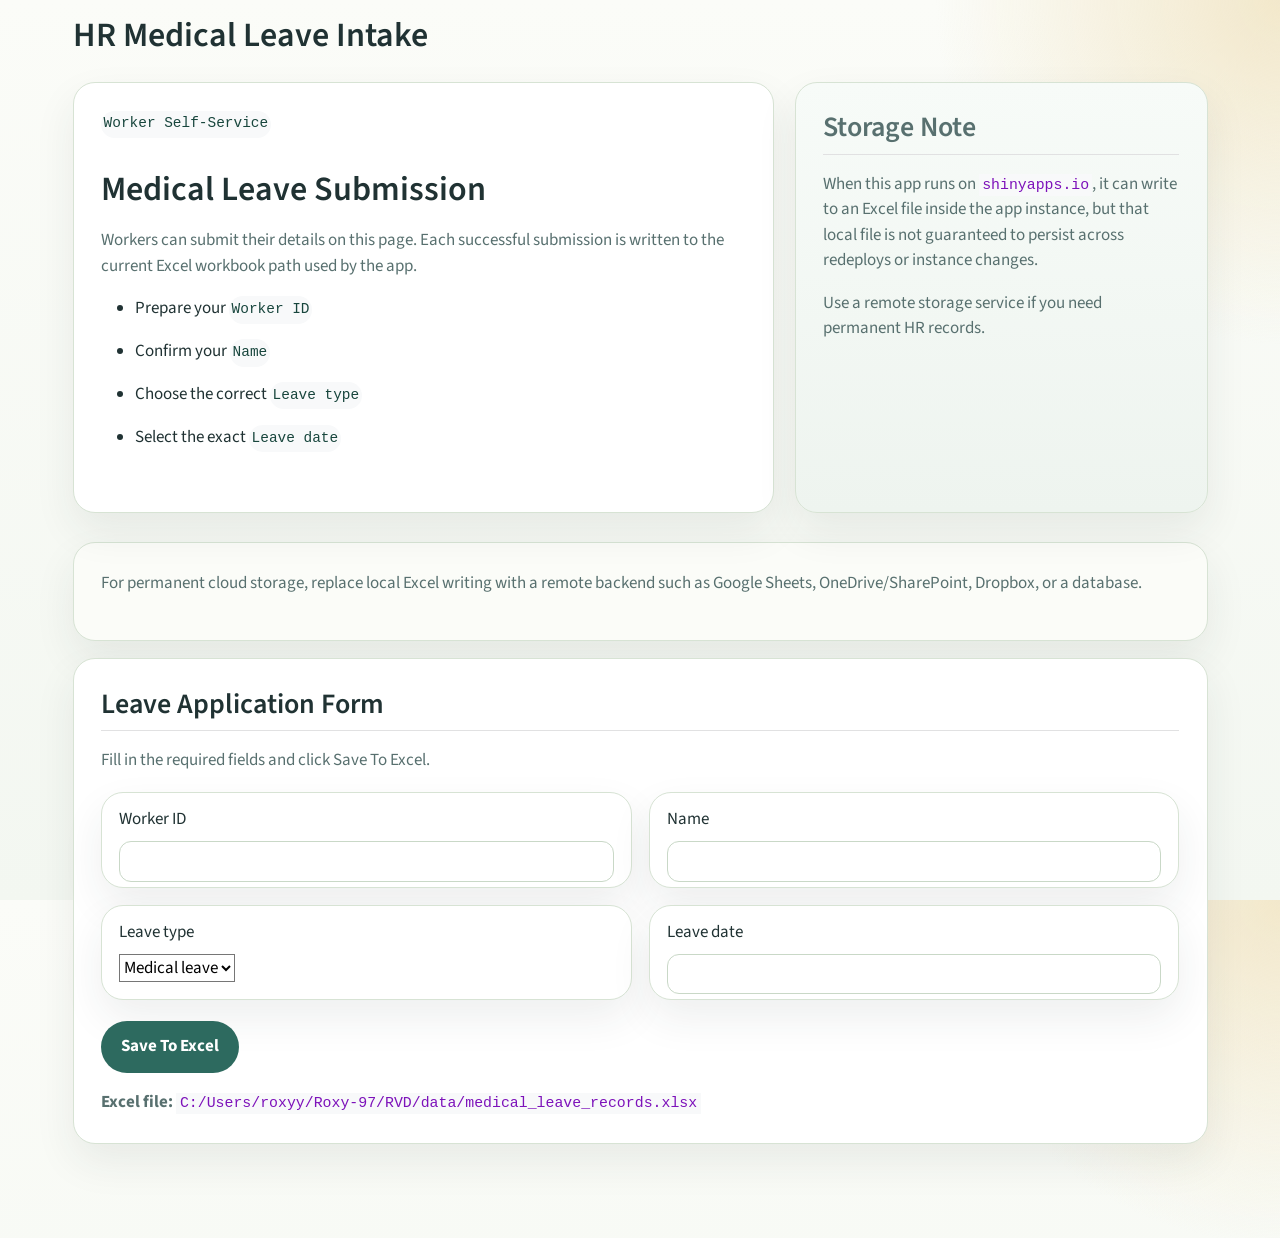
<file: index.html>
<!DOCTYPE html>
<html xmlns="http://www.w3.org/1999/xhtml" lang="en" xml:lang="en"><head>

<meta charset="utf-8">
<meta name="generator" content="quarto-1.7.32">

<meta name="viewport" content="width=device-width, initial-scale=1.0, user-scalable=yes">


<title>HR Medical Leave Intake</title>
<style>
code{white-space: pre-wrap;}
span.smallcaps{font-variant: small-caps;}
div.columns{display: flex; gap: min(4vw, 1.5em);}
div.column{flex: auto; overflow-x: auto;}
div.hanging-indent{margin-left: 1.5em; text-indent: -1.5em;}
ul.task-list{list-style: none;}
ul.task-list li input[type="checkbox"] {
  width: 0.8em;
  margin: 0 0.8em 0.2em -1em; /* quarto-specific, see https://github.com/quarto-dev/quarto-cli/issues/4556 */ 
  vertical-align: middle;
}
</style>


<script src="index_files/libs/clipboard/clipboard.min.js"></script>
<script src="index_files/libs/quarto-html/quarto.js" type="module"></script>
<script src="index_files/libs/quarto-html/tabsets/tabsets.js" type="module"></script>
<script src="index_files/libs/quarto-html/popper.min.js"></script>
<script src="index_files/libs/quarto-html/tippy.umd.min.js"></script>
<script src="index_files/libs/quarto-html/anchor.min.js"></script>
<link href="index_files/libs/quarto-html/tippy.css" rel="stylesheet">
<link href="index_files/libs/quarto-html/quarto-syntax-highlighting-37eea08aefeeee20ff55810ff984fec1.css" rel="stylesheet" id="quarto-text-highlighting-styles">
<script src="index_files/libs/bootstrap/bootstrap.min.js"></script>
<link href="index_files/libs/bootstrap/bootstrap-icons.css" rel="stylesheet">
<link href="index_files/libs/bootstrap/bootstrap-813c323200a87c37e262811031999de4.min.css" rel="stylesheet" append-hash="true" id="quarto-bootstrap" data-mode="light">


<link rel="stylesheet" href="styles.css">
</head>

<body class="quarto-light">

<div id="quarto-content" class="page-columns page-rows-contents page-layout-full">

<main class="content column-page" id="quarto-document-content">

<header id="title-block-header" class="quarto-title-block default">
<div class="quarto-title">
<h1 class="title">HR Medical Leave Intake</h1>
</div>



<div class="quarto-title-meta column-page">

    
  
    
  </div>
  


</header>


<div class="hero-grid">
<div class="hero-copy">
<p><code>Worker Self-Service</code></p>
<section id="medical-leave-submission" class="level1">
<h1>Medical Leave Submission</h1>
<p>Workers can submit their details on this page. Each successful submission is written to the current Excel workbook path used by the app.</p>
<ul>
<li>Prepare your <code>Worker ID</code></li>
<li>Confirm your <code>Name</code></li>
<li>Choose the correct <code>Leave type</code></li>
<li>Select the exact <code>Leave date</code></li>
</ul>
</section>
</div>
<section id="storage-note" class="level2 hero-side">
<h2 class="anchored" data-anchor-id="storage-note">Storage Note</h2>
<p>When this app runs on <code>shinyapps.io</code>, it can write to an Excel file inside the app instance, but that local file is not guaranteed to persist across redeploys or instance changes.</p>
<p>Use a remote storage service if you need permanent HR records.</p>
</section>
</div>
<div class="deploy-note">
<p>For permanent cloud storage, replace local Excel writing with a remote backend such as Google Sheets, OneDrive/SharePoint, Dropbox, or a database.</p>
</div>
<div class="cell">
<div class="cell-output-display no-overflow-x">
<div class="form-shell">
<div class="form-heading">
<h2 class="anchored">Leave Application Form</h2>
<p>Fill in the required fields and click Save To Excel.</p>
</div>
<div class="form-grid">
<div class="field-card">
<div class="form-group shiny-input-container">
<label class="control-label" id="worker_id-label" for="worker_id">Worker ID</label>
<input id="worker_id" type="text" class="shiny-input-text form-control" value="" data-update-on="change">
</div>
</div>
<div class="field-card">
<div class="form-group shiny-input-container">
<label class="control-label" id="name-label" for="name">Name</label>
<input id="name" type="text" class="shiny-input-text form-control" value="" data-update-on="change">
</div>
</div>
<div class="field-card">
<div class="form-group shiny-input-container">
<label class="control-label" id="leave_type-label" for="leave_type">Leave type</label>
<div>
<select id="leave_type" class="shiny-input-select"><option value="Medical leave" selected="">Medical leave</option>
<option value="Annual leave">Annual leave</option></select>
<script type="application/json" data-for="leave_type" data-nonempty="">{"plugins":["selectize-plugin-a11y"]}</script>
</div>
</div>
</div>
<div class="field-card">
<div id="leave_date" class="shiny-date-input form-group shiny-input-container">
<label class="control-label" id="leave_date-label" for="leave_date">Leave date</label>
<input type="text" class="form-control" aria-labelledby="leave_date-label" title="Date format: yyyy-mm-dd" data-date-language="en" data-date-week-start="0" data-date-format="yyyy-mm-dd" data-date-start-view="month" data-initial-date="2026-05-14" data-date-autoclose="true" data-date-dates-disabled="null" data-date-days-of-week-disabled="null">
</div>
</div>
</div>
<button class="btn btn-default action-button primary-btn" id="submit" type="button"><span class="action-label">Save To Excel</span></button>
<div class="status-wrap">
<div id="status_ui" class="shiny-html-output"></div>
</div>
<div class="file-line">
<strong>Excel file: </strong>
<code>C:/Users/roxyy/Roxy-97/RVD/data/medical_leave_records.xlsx</code>
</div>
</div>
</div>
</div>
<p>
<script type="application/shiny-prerendered" data-context="server-start">
required_packages <- c("shiny", "openxlsx")
missing_packages <- required_packages[
  !vapply(required_packages, requireNamespace, logical(1), quietly = TRUE)
]

if (length(missing_packages) > 0) {
  stop(
    paste0(
      "Please install the following package(s) before running or publishing: ",
      paste(missing_packages, collapse = ", ")
    )
  )
}

library(shiny)
library(openxlsx)

default_xlsx <- file.path("data", "medical_leave_records.xlsx")
excel_path <- path.expand(Sys.getenv("HR_MEDICAL_LEAVE_EXCEL", unset = default_xlsx))

allowed_leave_types <- c("Medical leave", "Annual leave")
headers <- c(
  "Submitted At",
  "Worker ID",
  "Name",
  "Leave type",
  "Leave date"
)

ensure_workbook <- function(path = excel_path) {
  dir.create(dirname(path), recursive = TRUE, showWarnings = FALSE)

  if (!file.exists(path)) {
    wb <- createWorkbook()
    addWorksheet(wb, "Records")
    writeData(
      wb,
      sheet = "Records",
      x = matrix(headers, nrow = 1),
      startRow = 1,
      colNames = FALSE
    )
    saveWorkbook(wb, path, overwrite = TRUE)
  }
}

append_row <- function(worker_id, name, leave_type, leave_date, path = excel_path) {
  ensure_workbook(path)

  wb <- loadWorkbook(path)
  sheet_name <- names(wb)[1]
  existing_rows <- nrow(readWorkbook(path, sheet = sheet_name, colNames = FALSE))
  next_row <- existing_rows + 1

  row_data <- data.frame(
    "Submitted At" = format(Sys.time(), "%Y-%m-%d %H:%M:%S"),
    "Worker ID" = trimws(worker_id),
    "Name" = trimws(name),
    "Leave type" = trimws(leave_type),
    "Leave date" = format(as.Date(leave_date), "%Y-%m-%d"),
    check.names = FALSE,
    stringsAsFactors = FALSE
  )

  writeData(
    wb,
    sheet = sheet_name,
    x = row_data,
    startRow = next_row,
    colNames = FALSE
  )

  saveWorkbook(wb, path, overwrite = TRUE)
}
</script>
 
<script type="application/shiny-prerendered" data-context="server">
status_message <- reactiveVal(NULL)

observeEvent(input$submit, ignoreInit = TRUE, {
  current_session <- getDefaultReactiveDomain()
  worker_id <- trimws(input$worker_id)
  name <- trimws(input$name)
  leave_type <- trimws(input$leave_type)
  leave_date <- input$leave_date

  if (!nzchar(worker_id) || !nzchar(name) || !nzchar(leave_type) || is.null(leave_date)) {
    status_message(list(
      type = "error",
      text = "Please fill in Worker ID, Name, Leave type, and Leave date."
    ))
    return()
  }

  if (!leave_type %in% allowed_leave_types) {
    status_message(list(
      type = "error",
      text = "Please choose Medical leave or Annual leave."
    ))
    return()
  }

  parsed_date <- tryCatch(as.Date(leave_date), error = function(e) NA)
  if (is.na(parsed_date)) {
    status_message(list(
      type = "error",
      text = "Invalid date format."
    ))
    return()
  }

  tryCatch(
    {
      append_row(worker_id, name, leave_type, parsed_date)
      status_message(list(
        type = "success",
        text = "Record saved successfully."
      ))

      updateTextInput(current_session, "worker_id", value = "")
      updateTextInput(current_session, "name", value = "")
      updateSelectInput(current_session, "leave_type", selected = allowed_leave_types[1])
      updateDateInput(current_session, "leave_date", value = Sys.Date())
    },
    error = function(e) {
      status_message(list(
        type = "error",
        text = paste("Unable to save record:", conditionMessage(e))
      ))
    }
  )
})

output$status_ui <- renderUI({
  msg <- status_message()

  if (is.null(msg)) {
    return(NULL)
  }

  is_success <- identical(msg$type, "success")
  fg <- if (is_success) "#155724" else "#7a1f2a"
  bg <- if (is_success) "#dff6e5" else "#fde7ea"
  border <- if (is_success) "#b8e0c2" else "#f3bac1"

  div(
    class = "status-box",
    style = paste(
      sprintf("color: %s;", fg),
      sprintf("background-color: %s;", bg),
      sprintf("border: 1px solid %s;", border)
    ),
    msg$text
  )
})
</script>
 
<script type="application/shiny-prerendered" data-context="server-extras">
ojs_define <- function(..., .session = shiny::getDefaultReactiveDomain()) {
  quos <- rlang::enquos(...)
  vars <- rlang::list2(...)
  nm <- names(vars)
  if (is.null(nm)) {
    nm <- rep_len("", length(vars))
  }
  mapply(
    function(q, nm, val) {
      # Infer name, if possible
      if (nm == "") {
        tryCatch(
          {
            nm <- rlang::as_name(q)
          },
          error = function(e) {
            code <- paste(collapse = "\n", deparse(rlang::f_rhs(q)))
            stop(
              "ojs_define() could not create a name for the argument: ",
              code
            )
          }
        )
      }
      .session$output[[nm]] <- val
      outputOptions(.session$output, nm, suspendWhenHidden = FALSE)
      .session$sendCustomMessage("ojs-export", list(name = nm))
      NULL
    },
    quos,
    nm,
    vars,
    SIMPLIFY = FALSE,
    USE.NAMES = FALSE
  )
  invisible()
}
</script>
</p>
<!--html_preserve-->
<script type="application/shiny-prerendered" data-context="dependencies">
{"type":"list","attributes":{},"value":[{"type":"list","attributes":{"names":{"type":"character","attributes":{},"value":["name","version","src","meta","script","stylesheet","head","attachment","package","all_files","pkgVersion"]},"class":{"type":"character","attributes":{},"value":["html_dependency"]}},"value":[{"type":"character","attributes":{},"value":["selectize"]},{"type":"character","attributes":{},"value":["0.15.2"]},{"type":"list","attributes":{"names":{"type":"character","attributes":{},"value":["file"]}},"value":[{"type":"character","attributes":{},"value":["www/shared/selectize"]}]},{"type":"NULL"},{"type":"character","attributes":{},"value":["js/selectize.min.js","accessibility/js/selectize-plugin-a11y.min.js"]},{"type":"character","attributes":{},"value":["css/selectize.bootstrap3.css"]},{"type":"NULL"},{"type":"NULL"},{"type":"character","attributes":{},"value":["shiny"]},{"type":"logical","attributes":{},"value":[true]},{"type":"character","attributes":{},"value":["1.13.0"]}]},{"type":"list","attributes":{"names":{"type":"character","attributes":{},"value":["name","version","src","meta","script","stylesheet","head","attachment","package","all_files","pkgVersion"]},"class":{"type":"character","attributes":{},"value":["html_dependency"]}},"value":[{"type":"character","attributes":{},"value":["bootstrap-datepicker-js"]},{"type":"character","attributes":{},"value":["1.10.0"]},{"type":"list","attributes":{"names":{"type":"character","attributes":{},"value":["file"]}},"value":[{"type":"character","attributes":{},"value":["www/shared/datepicker"]}]},{"type":"NULL"},{"type":"character","attributes":{},"value":["js/bootstrap-datepicker.min.js"]},{"type":"NULL"},{"type":"character","attributes":{},"value":["<script>(function() {\n        var datepicker = $.fn.datepicker.noConflict();\n        $.fn.bsDatepicker = datepicker;\n      })();\n     <\/script>"]},{"type":"NULL"},{"type":"character","attributes":{},"value":["shiny"]},{"type":"logical","attributes":{},"value":[true]},{"type":"character","attributes":{},"value":["1.13.0"]}]},{"type":"list","attributes":{"names":{"type":"character","attributes":{},"value":["name","version","src","meta","script","stylesheet","head","attachment","package","all_files","pkgVersion"]},"class":{"type":"character","attributes":{},"value":["html_dependency"]}},"value":[{"type":"character","attributes":{},"value":["bootstrap-datepicker-css"]},{"type":"character","attributes":{},"value":["1.10.0"]},{"type":"list","attributes":{"names":{"type":"character","attributes":{},"value":["file"]}},"value":[{"type":"character","attributes":{},"value":["www/shared/datepicker"]}]},{"type":"NULL"},{"type":"NULL"},{"type":"character","attributes":{},"value":["css/bootstrap-datepicker3.min.css"]},{"type":"NULL"},{"type":"NULL"},{"type":"character","attributes":{},"value":["shiny"]},{"type":"logical","attributes":{},"value":[true]},{"type":"character","attributes":{},"value":["1.13.0"]}]}]}
</script>
<!--/html_preserve-->
<!--html_preserve-->
<script type="application/shiny-prerendered" data-context="execution_dependencies">
{"type":"list","attributes":{"names":{"type":"character","attributes":{},"value":["packages"]}},"value":[{"type":"list","attributes":{"names":{"type":"character","attributes":{},"value":["packages","version"]},"class":{"type":"character","attributes":{},"value":["data.frame"]},"row.names":{"type":"integer","attributes":{},"value":[1,2,3,4,5,6,7,8,9,10,11,12,13,14,15,16,17,18,19,20,21,22,23,24,25,26,27,28,29,30,31,32,33,34,35,36,37,38,39,40,41]}},"value":[{"type":"character","attributes":{},"value":["base","bslib","cachem","cli","compiler","datasets","digest","evaluate","fastmap","graphics","grDevices","htmltools","htmlwidgets","httpuv","jquerylib","jsonlite","knitr","later","lifecycle","magrittr","memoise","methods","mime","openxlsx","otel","promises","R6","Rcpp","rlang","rmarkdown","rstudioapi","sass","shiny","stats","stringi","tools","utils","xfun","xtable","yaml","zip"]},{"type":"character","attributes":{},"value":["4.5.0","0.9.0","1.1.0","3.6.4","4.5.0","4.5.0","0.6.37","1.0.4","1.2.0","4.5.0","4.5.0","0.5.8.1","1.6.4","1.6.15","0.1.4","2.0.0","1.50","1.4.2","1.0.4","2.0.3","2.0.1","4.5.0","0.13","4.2.8.1","0.2.0","1.5.0","2.6.1","1.0.14","1.1.6","2.29","0.17.1","0.4.10","1.13.0","4.5.0","1.8.7","4.5.0","4.5.0","0.52","1.8-4","2.3.10","2.3.2"]}]}]}
</script>
<!--/html_preserve-->

</main>
<!-- /main column -->
<script id="quarto-html-after-body" type="application/javascript">
  window.document.addEventListener("DOMContentLoaded", function (event) {
    const icon = "";
    const anchorJS = new window.AnchorJS();
    anchorJS.options = {
      placement: 'right',
      icon: icon
    };
    anchorJS.add('.anchored');
    const isCodeAnnotation = (el) => {
      for (const clz of el.classList) {
        if (clz.startsWith('code-annotation-')) {                     
          return true;
        }
      }
      return false;
    }
    const onCopySuccess = function(e) {
      // button target
      const button = e.trigger;
      // don't keep focus
      button.blur();
      // flash "checked"
      button.classList.add('code-copy-button-checked');
      var currentTitle = button.getAttribute("title");
      button.setAttribute("title", "Copied!");
      let tooltip;
      if (window.bootstrap) {
        button.setAttribute("data-bs-toggle", "tooltip");
        button.setAttribute("data-bs-placement", "left");
        button.setAttribute("data-bs-title", "Copied!");
        tooltip = new bootstrap.Tooltip(button, 
          { trigger: "manual", 
            customClass: "code-copy-button-tooltip",
            offset: [0, -8]});
        tooltip.show();    
      }
      setTimeout(function() {
        if (tooltip) {
          tooltip.hide();
          button.removeAttribute("data-bs-title");
          button.removeAttribute("data-bs-toggle");
          button.removeAttribute("data-bs-placement");
        }
        button.setAttribute("title", currentTitle);
        button.classList.remove('code-copy-button-checked');
      }, 1000);
      // clear code selection
      e.clearSelection();
    }
    const getTextToCopy = function(trigger) {
        const codeEl = trigger.previousElementSibling.cloneNode(true);
        for (const childEl of codeEl.children) {
          if (isCodeAnnotation(childEl)) {
            childEl.remove();
          }
        }
        return codeEl.innerText;
    }
    const clipboard = new window.ClipboardJS('.code-copy-button:not([data-in-quarto-modal])', {
      text: getTextToCopy
    });
    clipboard.on('success', onCopySuccess);
    if (window.document.getElementById('quarto-embedded-source-code-modal')) {
      const clipboardModal = new window.ClipboardJS('.code-copy-button[data-in-quarto-modal]', {
        text: getTextToCopy,
        container: window.document.getElementById('quarto-embedded-source-code-modal')
      });
      clipboardModal.on('success', onCopySuccess);
    }
      var localhostRegex = new RegExp(/^(?:http|https):\/\/localhost\:?[0-9]*\//);
      var mailtoRegex = new RegExp(/^mailto:/);
        var filterRegex = new RegExp('/' + window.location.host + '/');
      var isInternal = (href) => {
          return filterRegex.test(href) || localhostRegex.test(href) || mailtoRegex.test(href);
      }
      // Inspect non-navigation links and adorn them if external
     var links = window.document.querySelectorAll('a[href]:not(.nav-link):not(.navbar-brand):not(.toc-action):not(.sidebar-link):not(.sidebar-item-toggle):not(.pagination-link):not(.no-external):not([aria-hidden]):not(.dropdown-item):not(.quarto-navigation-tool):not(.about-link)');
      for (var i=0; i<links.length; i++) {
        const link = links[i];
        if (!isInternal(link.href)) {
          // undo the damage that might have been done by quarto-nav.js in the case of
          // links that we want to consider external
          if (link.dataset.originalHref !== undefined) {
            link.href = link.dataset.originalHref;
          }
        }
      }
    function tippyHover(el, contentFn, onTriggerFn, onUntriggerFn) {
      const config = {
        allowHTML: true,
        maxWidth: 500,
        delay: 100,
        arrow: false,
        appendTo: function(el) {
            return el.parentElement;
        },
        interactive: true,
        interactiveBorder: 10,
        theme: 'quarto',
        placement: 'bottom-start',
      };
      if (contentFn) {
        config.content = contentFn;
      }
      if (onTriggerFn) {
        config.onTrigger = onTriggerFn;
      }
      if (onUntriggerFn) {
        config.onUntrigger = onUntriggerFn;
      }
      window.tippy(el, config); 
    }
    const noterefs = window.document.querySelectorAll('a[role="doc-noteref"]');
    for (var i=0; i<noterefs.length; i++) {
      const ref = noterefs[i];
      tippyHover(ref, function() {
        // use id or data attribute instead here
        let href = ref.getAttribute('data-footnote-href') || ref.getAttribute('href');
        try { href = new URL(href).hash; } catch {}
        const id = href.replace(/^#\/?/, "");
        const note = window.document.getElementById(id);
        if (note) {
          return note.innerHTML;
        } else {
          return "";
        }
      });
    }
    const xrefs = window.document.querySelectorAll('a.quarto-xref');
    const processXRef = (id, note) => {
      // Strip column container classes
      const stripColumnClz = (el) => {
        el.classList.remove("page-full", "page-columns");
        if (el.children) {
          for (const child of el.children) {
            stripColumnClz(child);
          }
        }
      }
      stripColumnClz(note)
      if (id === null || id.startsWith('sec-')) {
        // Special case sections, only their first couple elements
        const container = document.createElement("div");
        if (note.children && note.children.length > 2) {
          container.appendChild(note.children[0].cloneNode(true));
          for (let i = 1; i < note.children.length; i++) {
            const child = note.children[i];
            if (child.tagName === "P" && child.innerText === "") {
              continue;
            } else {
              container.appendChild(child.cloneNode(true));
              break;
            }
          }
          if (window.Quarto?.typesetMath) {
            window.Quarto.typesetMath(container);
          }
          return container.innerHTML
        } else {
          if (window.Quarto?.typesetMath) {
            window.Quarto.typesetMath(note);
          }
          return note.innerHTML;
        }
      } else {
        // Remove any anchor links if they are present
        const anchorLink = note.querySelector('a.anchorjs-link');
        if (anchorLink) {
          anchorLink.remove();
        }
        if (window.Quarto?.typesetMath) {
          window.Quarto.typesetMath(note);
        }
        if (note.classList.contains("callout")) {
          return note.outerHTML;
        } else {
          return note.innerHTML;
        }
      }
    }
    for (var i=0; i<xrefs.length; i++) {
      const xref = xrefs[i];
      tippyHover(xref, undefined, function(instance) {
        instance.disable();
        let url = xref.getAttribute('href');
        let hash = undefined; 
        if (url.startsWith('#')) {
          hash = url;
        } else {
          try { hash = new URL(url).hash; } catch {}
        }
        if (hash) {
          const id = hash.replace(/^#\/?/, "");
          const note = window.document.getElementById(id);
          if (note !== null) {
            try {
              const html = processXRef(id, note.cloneNode(true));
              instance.setContent(html);
            } finally {
              instance.enable();
              instance.show();
            }
          } else {
            // See if we can fetch this
            fetch(url.split('#')[0])
            .then(res => res.text())
            .then(html => {
              const parser = new DOMParser();
              const htmlDoc = parser.parseFromString(html, "text/html");
              const note = htmlDoc.getElementById(id);
              if (note !== null) {
                const html = processXRef(id, note);
                instance.setContent(html);
              } 
            }).finally(() => {
              instance.enable();
              instance.show();
            });
          }
        } else {
          // See if we can fetch a full url (with no hash to target)
          // This is a special case and we should probably do some content thinning / targeting
          fetch(url)
          .then(res => res.text())
          .then(html => {
            const parser = new DOMParser();
            const htmlDoc = parser.parseFromString(html, "text/html");
            const note = htmlDoc.querySelector('main.content');
            if (note !== null) {
              // This should only happen for chapter cross references
              // (since there is no id in the URL)
              // remove the first header
              if (note.children.length > 0 && note.children[0].tagName === "HEADER") {
                note.children[0].remove();
              }
              const html = processXRef(null, note);
              instance.setContent(html);
            } 
          }).finally(() => {
            instance.enable();
            instance.show();
          });
        }
      }, function(instance) {
      });
    }
        let selectedAnnoteEl;
        const selectorForAnnotation = ( cell, annotation) => {
          let cellAttr = 'data-code-cell="' + cell + '"';
          let lineAttr = 'data-code-annotation="' +  annotation + '"';
          const selector = 'span[' + cellAttr + '][' + lineAttr + ']';
          return selector;
        }
        const selectCodeLines = (annoteEl) => {
          const doc = window.document;
          const targetCell = annoteEl.getAttribute("data-target-cell");
          const targetAnnotation = annoteEl.getAttribute("data-target-annotation");
          const annoteSpan = window.document.querySelector(selectorForAnnotation(targetCell, targetAnnotation));
          const lines = annoteSpan.getAttribute("data-code-lines").split(",");
          const lineIds = lines.map((line) => {
            return targetCell + "-" + line;
          })
          let top = null;
          let height = null;
          let parent = null;
          if (lineIds.length > 0) {
              //compute the position of the single el (top and bottom and make a div)
              const el = window.document.getElementById(lineIds[0]);
              top = el.offsetTop;
              height = el.offsetHeight;
              parent = el.parentElement.parentElement;
            if (lineIds.length > 1) {
              const lastEl = window.document.getElementById(lineIds[lineIds.length - 1]);
              const bottom = lastEl.offsetTop + lastEl.offsetHeight;
              height = bottom - top;
            }
            if (top !== null && height !== null && parent !== null) {
              // cook up a div (if necessary) and position it 
              let div = window.document.getElementById("code-annotation-line-highlight");
              if (div === null) {
                div = window.document.createElement("div");
                div.setAttribute("id", "code-annotation-line-highlight");
                div.style.position = 'absolute';
                parent.appendChild(div);
              }
              div.style.top = top - 2 + "px";
              div.style.height = height + 4 + "px";
              div.style.left = 0;
              let gutterDiv = window.document.getElementById("code-annotation-line-highlight-gutter");
              if (gutterDiv === null) {
                gutterDiv = window.document.createElement("div");
                gutterDiv.setAttribute("id", "code-annotation-line-highlight-gutter");
                gutterDiv.style.position = 'absolute';
                const codeCell = window.document.getElementById(targetCell);
                const gutter = codeCell.querySelector('.code-annotation-gutter');
                gutter.appendChild(gutterDiv);
              }
              gutterDiv.style.top = top - 2 + "px";
              gutterDiv.style.height = height + 4 + "px";
            }
            selectedAnnoteEl = annoteEl;
          }
        };
        const unselectCodeLines = () => {
          const elementsIds = ["code-annotation-line-highlight", "code-annotation-line-highlight-gutter"];
          elementsIds.forEach((elId) => {
            const div = window.document.getElementById(elId);
            if (div) {
              div.remove();
            }
          });
          selectedAnnoteEl = undefined;
        };
          // Handle positioning of the toggle
      window.addEventListener(
        "resize",
        throttle(() => {
          elRect = undefined;
          if (selectedAnnoteEl) {
            selectCodeLines(selectedAnnoteEl);
          }
        }, 10)
      );
      function throttle(fn, ms) {
      let throttle = false;
      let timer;
        return (...args) => {
          if(!throttle) { // first call gets through
              fn.apply(this, args);
              throttle = true;
          } else { // all the others get throttled
              if(timer) clearTimeout(timer); // cancel #2
              timer = setTimeout(() => {
                fn.apply(this, args);
                timer = throttle = false;
              }, ms);
          }
        };
      }
        // Attach click handler to the DT
        const annoteDls = window.document.querySelectorAll('dt[data-target-cell]');
        for (const annoteDlNode of annoteDls) {
          annoteDlNode.addEventListener('click', (event) => {
            const clickedEl = event.target;
            if (clickedEl !== selectedAnnoteEl) {
              unselectCodeLines();
              const activeEl = window.document.querySelector('dt[data-target-cell].code-annotation-active');
              if (activeEl) {
                activeEl.classList.remove('code-annotation-active');
              }
              selectCodeLines(clickedEl);
              clickedEl.classList.add('code-annotation-active');
            } else {
              // Unselect the line
              unselectCodeLines();
              clickedEl.classList.remove('code-annotation-active');
            }
          });
        }
    const findCites = (el) => {
      const parentEl = el.parentElement;
      if (parentEl) {
        const cites = parentEl.dataset.cites;
        if (cites) {
          return {
            el,
            cites: cites.split(' ')
          };
        } else {
          return findCites(el.parentElement)
        }
      } else {
        return undefined;
      }
    };
    var bibliorefs = window.document.querySelectorAll('a[role="doc-biblioref"]');
    for (var i=0; i<bibliorefs.length; i++) {
      const ref = bibliorefs[i];
      const citeInfo = findCites(ref);
      if (citeInfo) {
        tippyHover(citeInfo.el, function() {
          var popup = window.document.createElement('div');
          citeInfo.cites.forEach(function(cite) {
            var citeDiv = window.document.createElement('div');
            citeDiv.classList.add('hanging-indent');
            citeDiv.classList.add('csl-entry');
            var biblioDiv = window.document.getElementById('ref-' + cite);
            if (biblioDiv) {
              citeDiv.innerHTML = biblioDiv.innerHTML;
            }
            popup.appendChild(citeDiv);
          });
          return popup.innerHTML;
        });
      }
    }
  });
  </script>
</div> <!-- /content -->




</body></html>
</file>
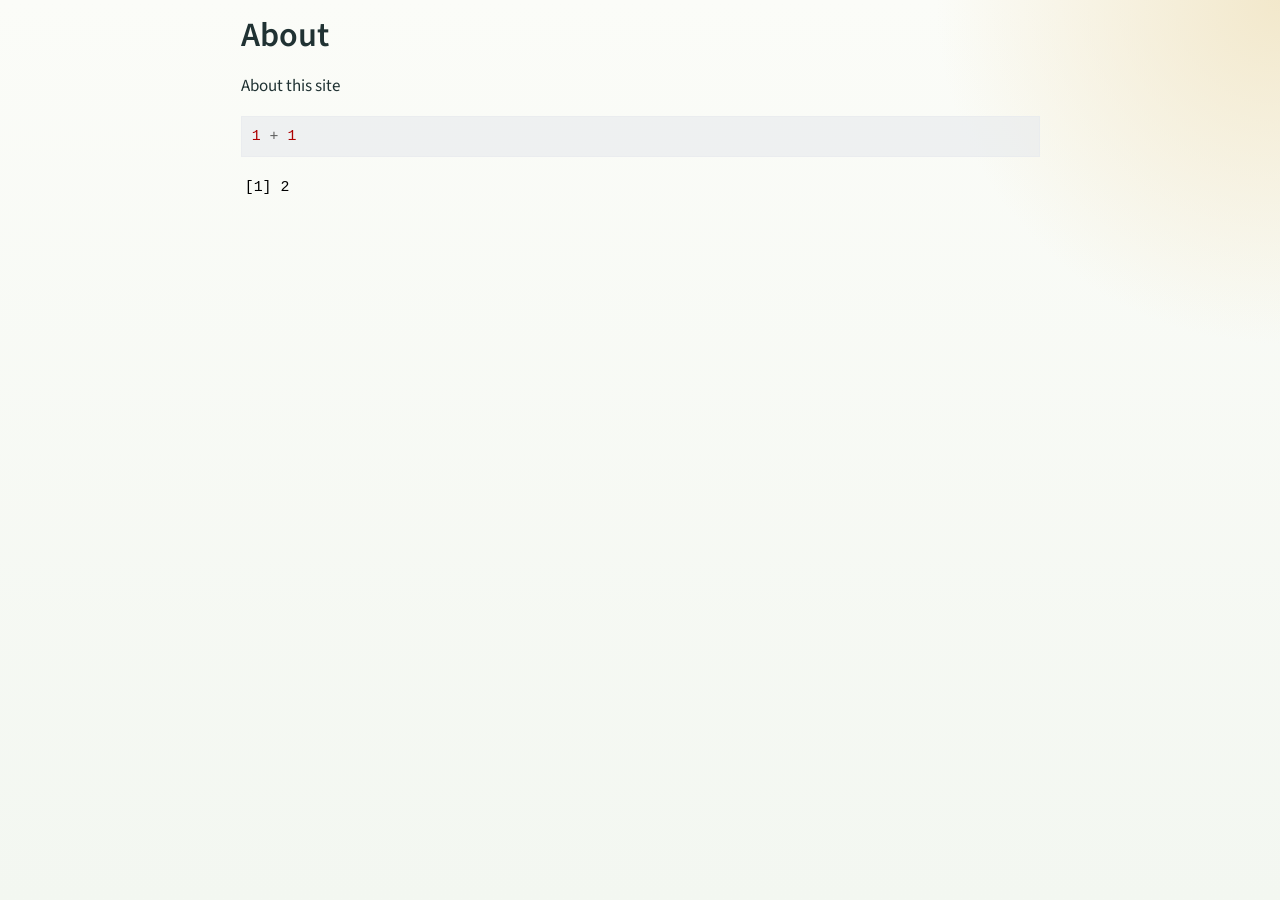
<file: about.html>
<!DOCTYPE html>
<html xmlns="http://www.w3.org/1999/xhtml" lang="en" xml:lang="en"><head>

<meta charset="utf-8">
<meta name="generator" content="quarto-1.7.32">

<meta name="viewport" content="width=device-width, initial-scale=1.0, user-scalable=yes">


<title>About</title>
<style>
code{white-space: pre-wrap;}
span.smallcaps{font-variant: small-caps;}
div.columns{display: flex; gap: min(4vw, 1.5em);}
div.column{flex: auto; overflow-x: auto;}
div.hanging-indent{margin-left: 1.5em; text-indent: -1.5em;}
ul.task-list{list-style: none;}
ul.task-list li input[type="checkbox"] {
  width: 0.8em;
  margin: 0 0.8em 0.2em -1em; /* quarto-specific, see https://github.com/quarto-dev/quarto-cli/issues/4556 */ 
  vertical-align: middle;
}
/* CSS for syntax highlighting */
html { -webkit-text-size-adjust: 100%; }
pre > code.sourceCode { white-space: pre; position: relative; }
pre > code.sourceCode > span { display: inline-block; line-height: 1.25; }
pre > code.sourceCode > span:empty { height: 1.2em; }
.sourceCode { overflow: visible; }
code.sourceCode > span { color: inherit; text-decoration: inherit; }
div.sourceCode { margin: 1em 0; }
pre.sourceCode { margin: 0; }
@media screen {
div.sourceCode { overflow: auto; }
}
@media print {
pre > code.sourceCode { white-space: pre-wrap; }
pre > code.sourceCode > span { text-indent: -5em; padding-left: 5em; }
}
pre.numberSource code
  { counter-reset: source-line 0; }
pre.numberSource code > span
  { position: relative; left: -4em; counter-increment: source-line; }
pre.numberSource code > span > a:first-child::before
  { content: counter(source-line);
    position: relative; left: -1em; text-align: right; vertical-align: baseline;
    border: none; display: inline-block;
    -webkit-touch-callout: none; -webkit-user-select: none;
    -khtml-user-select: none; -moz-user-select: none;
    -ms-user-select: none; user-select: none;
    padding: 0 4px; width: 4em;
  }
pre.numberSource { margin-left: 3em;  padding-left: 4px; }
div.sourceCode
  {   }
@media screen {
pre > code.sourceCode > span > a:first-child::before { text-decoration: underline; }
}
</style>


<script src="about_files/libs/clipboard/clipboard.min.js"></script>
<script src="about_files/libs/quarto-html/quarto.js" type="module"></script>
<script src="about_files/libs/quarto-html/tabsets/tabsets.js" type="module"></script>
<script src="about_files/libs/quarto-html/popper.min.js"></script>
<script src="about_files/libs/quarto-html/tippy.umd.min.js"></script>
<script src="about_files/libs/quarto-html/anchor.min.js"></script>
<link href="about_files/libs/quarto-html/tippy.css" rel="stylesheet">
<link href="about_files/libs/quarto-html/quarto-syntax-highlighting-37eea08aefeeee20ff55810ff984fec1.css" rel="stylesheet" id="quarto-text-highlighting-styles">
<script src="about_files/libs/bootstrap/bootstrap.min.js"></script>
<link href="about_files/libs/bootstrap/bootstrap-icons.css" rel="stylesheet">
<link href="about_files/libs/bootstrap/bootstrap-813c323200a87c37e262811031999de4.min.css" rel="stylesheet" append-hash="true" id="quarto-bootstrap" data-mode="light">


<link rel="stylesheet" href="styles.css">
</head>

<body class="fullcontent quarto-light">

<div id="quarto-content" class="page-columns page-rows-contents page-layout-article">

<main class="content" id="quarto-document-content">

<header id="title-block-header" class="quarto-title-block default">
<div class="quarto-title">
<h1 class="title">About</h1>
</div>



<div class="quarto-title-meta">

    
  
    
  </div>
  


</header>


<p>About this site</p>
<div class="cell">
<div class="sourceCode cell-code" id="cb1"><pre class="sourceCode r code-with-copy"><code class="sourceCode r"><span id="cb1-1"><a href="#cb1-1" aria-hidden="true" tabindex="-1"></a><span class="dv">1</span> <span class="sc">+</span> <span class="dv">1</span></span></code><button title="Copy to Clipboard" class="code-copy-button"><i class="bi"></i></button></pre></div>
<div class="cell-output cell-output-stdout">
<pre><code>[1] 2</code></pre>
</div>
</div>

</main>
<!-- /main column -->
<script id="quarto-html-after-body" type="application/javascript">
  window.document.addEventListener("DOMContentLoaded", function (event) {
    const icon = "";
    const anchorJS = new window.AnchorJS();
    anchorJS.options = {
      placement: 'right',
      icon: icon
    };
    anchorJS.add('.anchored');
    const isCodeAnnotation = (el) => {
      for (const clz of el.classList) {
        if (clz.startsWith('code-annotation-')) {                     
          return true;
        }
      }
      return false;
    }
    const onCopySuccess = function(e) {
      // button target
      const button = e.trigger;
      // don't keep focus
      button.blur();
      // flash "checked"
      button.classList.add('code-copy-button-checked');
      var currentTitle = button.getAttribute("title");
      button.setAttribute("title", "Copied!");
      let tooltip;
      if (window.bootstrap) {
        button.setAttribute("data-bs-toggle", "tooltip");
        button.setAttribute("data-bs-placement", "left");
        button.setAttribute("data-bs-title", "Copied!");
        tooltip = new bootstrap.Tooltip(button, 
          { trigger: "manual", 
            customClass: "code-copy-button-tooltip",
            offset: [0, -8]});
        tooltip.show();    
      }
      setTimeout(function() {
        if (tooltip) {
          tooltip.hide();
          button.removeAttribute("data-bs-title");
          button.removeAttribute("data-bs-toggle");
          button.removeAttribute("data-bs-placement");
        }
        button.setAttribute("title", currentTitle);
        button.classList.remove('code-copy-button-checked');
      }, 1000);
      // clear code selection
      e.clearSelection();
    }
    const getTextToCopy = function(trigger) {
        const codeEl = trigger.previousElementSibling.cloneNode(true);
        for (const childEl of codeEl.children) {
          if (isCodeAnnotation(childEl)) {
            childEl.remove();
          }
        }
        return codeEl.innerText;
    }
    const clipboard = new window.ClipboardJS('.code-copy-button:not([data-in-quarto-modal])', {
      text: getTextToCopy
    });
    clipboard.on('success', onCopySuccess);
    if (window.document.getElementById('quarto-embedded-source-code-modal')) {
      const clipboardModal = new window.ClipboardJS('.code-copy-button[data-in-quarto-modal]', {
        text: getTextToCopy,
        container: window.document.getElementById('quarto-embedded-source-code-modal')
      });
      clipboardModal.on('success', onCopySuccess);
    }
      var localhostRegex = new RegExp(/^(?:http|https):\/\/localhost\:?[0-9]*\//);
      var mailtoRegex = new RegExp(/^mailto:/);
        var filterRegex = new RegExp('/' + window.location.host + '/');
      var isInternal = (href) => {
          return filterRegex.test(href) || localhostRegex.test(href) || mailtoRegex.test(href);
      }
      // Inspect non-navigation links and adorn them if external
     var links = window.document.querySelectorAll('a[href]:not(.nav-link):not(.navbar-brand):not(.toc-action):not(.sidebar-link):not(.sidebar-item-toggle):not(.pagination-link):not(.no-external):not([aria-hidden]):not(.dropdown-item):not(.quarto-navigation-tool):not(.about-link)');
      for (var i=0; i<links.length; i++) {
        const link = links[i];
        if (!isInternal(link.href)) {
          // undo the damage that might have been done by quarto-nav.js in the case of
          // links that we want to consider external
          if (link.dataset.originalHref !== undefined) {
            link.href = link.dataset.originalHref;
          }
        }
      }
    function tippyHover(el, contentFn, onTriggerFn, onUntriggerFn) {
      const config = {
        allowHTML: true,
        maxWidth: 500,
        delay: 100,
        arrow: false,
        appendTo: function(el) {
            return el.parentElement;
        },
        interactive: true,
        interactiveBorder: 10,
        theme: 'quarto',
        placement: 'bottom-start',
      };
      if (contentFn) {
        config.content = contentFn;
      }
      if (onTriggerFn) {
        config.onTrigger = onTriggerFn;
      }
      if (onUntriggerFn) {
        config.onUntrigger = onUntriggerFn;
      }
      window.tippy(el, config); 
    }
    const noterefs = window.document.querySelectorAll('a[role="doc-noteref"]');
    for (var i=0; i<noterefs.length; i++) {
      const ref = noterefs[i];
      tippyHover(ref, function() {
        // use id or data attribute instead here
        let href = ref.getAttribute('data-footnote-href') || ref.getAttribute('href');
        try { href = new URL(href).hash; } catch {}
        const id = href.replace(/^#\/?/, "");
        const note = window.document.getElementById(id);
        if (note) {
          return note.innerHTML;
        } else {
          return "";
        }
      });
    }
    const xrefs = window.document.querySelectorAll('a.quarto-xref');
    const processXRef = (id, note) => {
      // Strip column container classes
      const stripColumnClz = (el) => {
        el.classList.remove("page-full", "page-columns");
        if (el.children) {
          for (const child of el.children) {
            stripColumnClz(child);
          }
        }
      }
      stripColumnClz(note)
      if (id === null || id.startsWith('sec-')) {
        // Special case sections, only their first couple elements
        const container = document.createElement("div");
        if (note.children && note.children.length > 2) {
          container.appendChild(note.children[0].cloneNode(true));
          for (let i = 1; i < note.children.length; i++) {
            const child = note.children[i];
            if (child.tagName === "P" && child.innerText === "") {
              continue;
            } else {
              container.appendChild(child.cloneNode(true));
              break;
            }
          }
          if (window.Quarto?.typesetMath) {
            window.Quarto.typesetMath(container);
          }
          return container.innerHTML
        } else {
          if (window.Quarto?.typesetMath) {
            window.Quarto.typesetMath(note);
          }
          return note.innerHTML;
        }
      } else {
        // Remove any anchor links if they are present
        const anchorLink = note.querySelector('a.anchorjs-link');
        if (anchorLink) {
          anchorLink.remove();
        }
        if (window.Quarto?.typesetMath) {
          window.Quarto.typesetMath(note);
        }
        if (note.classList.contains("callout")) {
          return note.outerHTML;
        } else {
          return note.innerHTML;
        }
      }
    }
    for (var i=0; i<xrefs.length; i++) {
      const xref = xrefs[i];
      tippyHover(xref, undefined, function(instance) {
        instance.disable();
        let url = xref.getAttribute('href');
        let hash = undefined; 
        if (url.startsWith('#')) {
          hash = url;
        } else {
          try { hash = new URL(url).hash; } catch {}
        }
        if (hash) {
          const id = hash.replace(/^#\/?/, "");
          const note = window.document.getElementById(id);
          if (note !== null) {
            try {
              const html = processXRef(id, note.cloneNode(true));
              instance.setContent(html);
            } finally {
              instance.enable();
              instance.show();
            }
          } else {
            // See if we can fetch this
            fetch(url.split('#')[0])
            .then(res => res.text())
            .then(html => {
              const parser = new DOMParser();
              const htmlDoc = parser.parseFromString(html, "text/html");
              const note = htmlDoc.getElementById(id);
              if (note !== null) {
                const html = processXRef(id, note);
                instance.setContent(html);
              } 
            }).finally(() => {
              instance.enable();
              instance.show();
            });
          }
        } else {
          // See if we can fetch a full url (with no hash to target)
          // This is a special case and we should probably do some content thinning / targeting
          fetch(url)
          .then(res => res.text())
          .then(html => {
            const parser = new DOMParser();
            const htmlDoc = parser.parseFromString(html, "text/html");
            const note = htmlDoc.querySelector('main.content');
            if (note !== null) {
              // This should only happen for chapter cross references
              // (since there is no id in the URL)
              // remove the first header
              if (note.children.length > 0 && note.children[0].tagName === "HEADER") {
                note.children[0].remove();
              }
              const html = processXRef(null, note);
              instance.setContent(html);
            } 
          }).finally(() => {
            instance.enable();
            instance.show();
          });
        }
      }, function(instance) {
      });
    }
        let selectedAnnoteEl;
        const selectorForAnnotation = ( cell, annotation) => {
          let cellAttr = 'data-code-cell="' + cell + '"';
          let lineAttr = 'data-code-annotation="' +  annotation + '"';
          const selector = 'span[' + cellAttr + '][' + lineAttr + ']';
          return selector;
        }
        const selectCodeLines = (annoteEl) => {
          const doc = window.document;
          const targetCell = annoteEl.getAttribute("data-target-cell");
          const targetAnnotation = annoteEl.getAttribute("data-target-annotation");
          const annoteSpan = window.document.querySelector(selectorForAnnotation(targetCell, targetAnnotation));
          const lines = annoteSpan.getAttribute("data-code-lines").split(",");
          const lineIds = lines.map((line) => {
            return targetCell + "-" + line;
          })
          let top = null;
          let height = null;
          let parent = null;
          if (lineIds.length > 0) {
              //compute the position of the single el (top and bottom and make a div)
              const el = window.document.getElementById(lineIds[0]);
              top = el.offsetTop;
              height = el.offsetHeight;
              parent = el.parentElement.parentElement;
            if (lineIds.length > 1) {
              const lastEl = window.document.getElementById(lineIds[lineIds.length - 1]);
              const bottom = lastEl.offsetTop + lastEl.offsetHeight;
              height = bottom - top;
            }
            if (top !== null && height !== null && parent !== null) {
              // cook up a div (if necessary) and position it 
              let div = window.document.getElementById("code-annotation-line-highlight");
              if (div === null) {
                div = window.document.createElement("div");
                div.setAttribute("id", "code-annotation-line-highlight");
                div.style.position = 'absolute';
                parent.appendChild(div);
              }
              div.style.top = top - 2 + "px";
              div.style.height = height + 4 + "px";
              div.style.left = 0;
              let gutterDiv = window.document.getElementById("code-annotation-line-highlight-gutter");
              if (gutterDiv === null) {
                gutterDiv = window.document.createElement("div");
                gutterDiv.setAttribute("id", "code-annotation-line-highlight-gutter");
                gutterDiv.style.position = 'absolute';
                const codeCell = window.document.getElementById(targetCell);
                const gutter = codeCell.querySelector('.code-annotation-gutter');
                gutter.appendChild(gutterDiv);
              }
              gutterDiv.style.top = top - 2 + "px";
              gutterDiv.style.height = height + 4 + "px";
            }
            selectedAnnoteEl = annoteEl;
          }
        };
        const unselectCodeLines = () => {
          const elementsIds = ["code-annotation-line-highlight", "code-annotation-line-highlight-gutter"];
          elementsIds.forEach((elId) => {
            const div = window.document.getElementById(elId);
            if (div) {
              div.remove();
            }
          });
          selectedAnnoteEl = undefined;
        };
          // Handle positioning of the toggle
      window.addEventListener(
        "resize",
        throttle(() => {
          elRect = undefined;
          if (selectedAnnoteEl) {
            selectCodeLines(selectedAnnoteEl);
          }
        }, 10)
      );
      function throttle(fn, ms) {
      let throttle = false;
      let timer;
        return (...args) => {
          if(!throttle) { // first call gets through
              fn.apply(this, args);
              throttle = true;
          } else { // all the others get throttled
              if(timer) clearTimeout(timer); // cancel #2
              timer = setTimeout(() => {
                fn.apply(this, args);
                timer = throttle = false;
              }, ms);
          }
        };
      }
        // Attach click handler to the DT
        const annoteDls = window.document.querySelectorAll('dt[data-target-cell]');
        for (const annoteDlNode of annoteDls) {
          annoteDlNode.addEventListener('click', (event) => {
            const clickedEl = event.target;
            if (clickedEl !== selectedAnnoteEl) {
              unselectCodeLines();
              const activeEl = window.document.querySelector('dt[data-target-cell].code-annotation-active');
              if (activeEl) {
                activeEl.classList.remove('code-annotation-active');
              }
              selectCodeLines(clickedEl);
              clickedEl.classList.add('code-annotation-active');
            } else {
              // Unselect the line
              unselectCodeLines();
              clickedEl.classList.remove('code-annotation-active');
            }
          });
        }
    const findCites = (el) => {
      const parentEl = el.parentElement;
      if (parentEl) {
        const cites = parentEl.dataset.cites;
        if (cites) {
          return {
            el,
            cites: cites.split(' ')
          };
        } else {
          return findCites(el.parentElement)
        }
      } else {
        return undefined;
      }
    };
    var bibliorefs = window.document.querySelectorAll('a[role="doc-biblioref"]');
    for (var i=0; i<bibliorefs.length; i++) {
      const ref = bibliorefs[i];
      const citeInfo = findCites(ref);
      if (citeInfo) {
        tippyHover(citeInfo.el, function() {
          var popup = window.document.createElement('div');
          citeInfo.cites.forEach(function(cite) {
            var citeDiv = window.document.createElement('div');
            citeDiv.classList.add('hanging-indent');
            citeDiv.classList.add('csl-entry');
            var biblioDiv = window.document.getElementById('ref-' + cite);
            if (biblioDiv) {
              citeDiv.innerHTML = biblioDiv.innerHTML;
            }
            popup.appendChild(citeDiv);
          });
          return popup.innerHTML;
        });
      }
    }
  });
  </script>
</div> <!-- /content -->




</body></html>
</file>
<file: index_files/libs/quarto-html/tippy.css>
.tippy-box[data-animation=fade][data-state=hidden]{opacity:0}[data-tippy-root]{max-width:calc(100vw - 10px)}.tippy-box{position:relative;background-color:#333;color:#fff;border-radius:4px;font-size:14px;line-height:1.4;white-space:normal;outline:0;transition-property:transform,visibility,opacity}.tippy-box[data-placement^=top]>.tippy-arrow{bottom:0}.tippy-box[data-placement^=top]>.tippy-arrow:before{bottom:-7px;left:0;border-width:8px 8px 0;border-top-color:initial;transform-origin:center top}.tippy-box[data-placement^=bottom]>.tippy-arrow{top:0}.tippy-box[data-placement^=bottom]>.tippy-arrow:before{top:-7px;left:0;border-width:0 8px 8px;border-bottom-color:initial;transform-origin:center bottom}.tippy-box[data-placement^=left]>.tippy-arrow{right:0}.tippy-box[data-placement^=left]>.tippy-arrow:before{border-width:8px 0 8px 8px;border-left-color:initial;right:-7px;transform-origin:center left}.tippy-box[data-placement^=right]>.tippy-arrow{left:0}.tippy-box[data-placement^=right]>.tippy-arrow:before{left:-7px;border-width:8px 8px 8px 0;border-right-color:initial;transform-origin:center right}.tippy-box[data-inertia][data-state=visible]{transition-timing-function:cubic-bezier(.54,1.5,.38,1.11)}.tippy-arrow{width:16px;height:16px;color:#333}.tippy-arrow:before{content:"";position:absolute;border-color:transparent;border-style:solid}.tippy-content{position:relative;padding:5px 9px;z-index:1}
</file>
<file: index_files/libs/quarto-html/quarto-syntax-highlighting-37eea08aefeeee20ff55810ff984fec1.css>
/* quarto syntax highlight colors */
:root {
  --quarto-hl-ot-color: #003B4F;
  --quarto-hl-at-color: #657422;
  --quarto-hl-ss-color: #20794D;
  --quarto-hl-an-color: #5E5E5E;
  --quarto-hl-fu-color: #4758AB;
  --quarto-hl-st-color: #20794D;
  --quarto-hl-cf-color: #003B4F;
  --quarto-hl-op-color: #5E5E5E;
  --quarto-hl-er-color: #AD0000;
  --quarto-hl-bn-color: #AD0000;
  --quarto-hl-al-color: #AD0000;
  --quarto-hl-va-color: #111111;
  --quarto-hl-bu-color: inherit;
  --quarto-hl-ex-color: inherit;
  --quarto-hl-pp-color: #AD0000;
  --quarto-hl-in-color: #5E5E5E;
  --quarto-hl-vs-color: #20794D;
  --quarto-hl-wa-color: #5E5E5E;
  --quarto-hl-do-color: #5E5E5E;
  --quarto-hl-im-color: #00769E;
  --quarto-hl-ch-color: #20794D;
  --quarto-hl-dt-color: #AD0000;
  --quarto-hl-fl-color: #AD0000;
  --quarto-hl-co-color: #5E5E5E;
  --quarto-hl-cv-color: #5E5E5E;
  --quarto-hl-cn-color: #8f5902;
  --quarto-hl-sc-color: #5E5E5E;
  --quarto-hl-dv-color: #AD0000;
  --quarto-hl-kw-color: #003B4F;
}

/* other quarto variables */
:root {
  --quarto-font-monospace: SFMono-Regular, Menlo, Monaco, Consolas, "Liberation Mono", "Courier New", monospace;
}

/* syntax highlight based on Pandoc's rules */
pre > code.sourceCode > span {
  color: #003B4F;
}

code.sourceCode > span {
  color: #003B4F;
}

div.sourceCode,
div.sourceCode pre.sourceCode {
  color: #003B4F;
}

/* Normal */
code span {
  color: #003B4F;
}

/* Alert */
code span.al {
  color: #AD0000;
  font-style: inherit;
}

/* Annotation */
code span.an {
  color: #5E5E5E;
  font-style: inherit;
}

/* Attribute */
code span.at {
  color: #657422;
  font-style: inherit;
}

/* BaseN */
code span.bn {
  color: #AD0000;
  font-style: inherit;
}

/* BuiltIn */
code span.bu {
  font-style: inherit;
}

/* ControlFlow */
code span.cf {
  color: #003B4F;
  font-weight: bold;
  font-style: inherit;
}

/* Char */
code span.ch {
  color: #20794D;
  font-style: inherit;
}

/* Constant */
code span.cn {
  color: #8f5902;
  font-style: inherit;
}

/* Comment */
code span.co {
  color: #5E5E5E;
  font-style: inherit;
}

/* CommentVar */
code span.cv {
  color: #5E5E5E;
  font-style: italic;
}

/* Documentation */
code span.do {
  color: #5E5E5E;
  font-style: italic;
}

/* DataType */
code span.dt {
  color: #AD0000;
  font-style: inherit;
}

/* DecVal */
code span.dv {
  color: #AD0000;
  font-style: inherit;
}

/* Error */
code span.er {
  color: #AD0000;
  font-style: inherit;
}

/* Extension */
code span.ex {
  font-style: inherit;
}

/* Float */
code span.fl {
  color: #AD0000;
  font-style: inherit;
}

/* Function */
code span.fu {
  color: #4758AB;
  font-style: inherit;
}

/* Import */
code span.im {
  color: #00769E;
  font-style: inherit;
}

/* Information */
code span.in {
  color: #5E5E5E;
  font-style: inherit;
}

/* Keyword */
code span.kw {
  color: #003B4F;
  font-weight: bold;
  font-style: inherit;
}

/* Operator */
code span.op {
  color: #5E5E5E;
  font-style: inherit;
}

/* Other */
code span.ot {
  color: #003B4F;
  font-style: inherit;
}

/* Preprocessor */
code span.pp {
  color: #AD0000;
  font-style: inherit;
}

/* SpecialChar */
code span.sc {
  color: #5E5E5E;
  font-style: inherit;
}

/* SpecialString */
code span.ss {
  color: #20794D;
  font-style: inherit;
}

/* String */
code span.st {
  color: #20794D;
  font-style: inherit;
}

/* Variable */
code span.va {
  color: #111111;
  font-style: inherit;
}

/* VerbatimString */
code span.vs {
  color: #20794D;
  font-style: inherit;
}

/* Warning */
code span.wa {
  color: #5E5E5E;
  font-style: italic;
}

.prevent-inlining {
  content: "</";
}

/*# sourceMappingURL=27d3d809615f7771493d095567f04340.css.map */
</file>
<file: styles.css>
:root {
  --ml-ink: #203233;
  --ml-muted: #58706f;
  --ml-surface: #ffffff;
  --ml-soft: #f4f7f1;
  --ml-accent: #2d6a5f;
  --ml-accent-dark: #18463d;
  --ml-border: #d7e3d4;
  --ml-gold: #f2e7c9;
}

body {
  color: var(--ml-ink);
  background:
    radial-gradient(circle at top right, rgba(242, 231, 201, 0.95), transparent 22%),
    linear-gradient(180deg, #fbfcf8 0%, #f3f7f1 100%);
}

.hero-grid {
  display: grid;
  grid-template-columns: 1.7fr 1fr;
  gap: 1.25rem;
  margin: 1.5rem 0 1.75rem;
}

.hero-copy,
.hero-side,
.form-shell,
.field-card,
.status-box,
.deploy-note {
  background: var(--ml-surface);
  border: 1px solid var(--ml-border);
  border-radius: 22px;
  box-shadow: 0 18px 42px rgba(32, 50, 51, 0.08);
}

.hero-copy,
.hero-side,
.form-shell,
.deploy-note {
  padding: 1.6rem;
}

.hero-copy code {
  display: inline-block;
  margin-bottom: 0.9rem;
  padding: 0.3rem 0.7rem;
  border-radius: 999px;
  background: var(--ml-gold);
  color: var(--ml-accent-dark);
  font-size: 0.85rem;
}

.hero-copy p,
.hero-side p,
.hero-side,
.form-heading p,
.file-line,
.deploy-note {
  color: var(--ml-muted);
}

.hero-copy h1,
.hero-side h2,
.form-heading h2 {
  margin-top: 0;
}

.hero-side {
  background: linear-gradient(180deg, #f7fbf8 0%, #eef4ef 100%);
}

.deploy-note {
  margin-bottom: 1rem;
  background: #fbfcf8;
}

.form-shell {
  margin-top: 0.5rem;
}

.form-grid {
  display: grid;
  grid-template-columns: repeat(2, minmax(0, 1fr));
  gap: 1rem;
  margin: 1.1rem 0 1.2rem;
}

.field-card {
  padding: 0.85rem 1rem 0.3rem;
}

.shiny-input-container {
  width: 100%;
  margin-bottom: 0;
}

.form-control,
.selectize-input,
.selectize-control.single .selectize-input {
  border-radius: 12px;
  border: 1px solid #c9d8c7;
  box-shadow: none;
}

.primary-btn,
.btn-default.primary-btn {
  background: var(--ml-accent);
  border: none;
  color: #ffffff;
  border-radius: 999px;
  padding: 0.8rem 1.2rem;
  font-weight: 700;
}

.primary-btn:hover,
.primary-btn:focus,
.btn-default.primary-btn:hover,
.btn-default.primary-btn:focus {
  background: var(--ml-accent-dark);
  color: #ffffff;
}

.status-wrap {
  margin-top: 1rem;
}

.status-box {
  padding: 0.95rem 1rem;
}

.file-line {
  margin-top: 1rem;
  word-break: break-word;
}

@media (max-width: 900px) {
  .hero-grid,
  .form-grid {
    grid-template-columns: 1fr;
  }
}
</file>
<file: about_files/libs/quarto-html/tippy.css>
.tippy-box[data-animation=fade][data-state=hidden]{opacity:0}[data-tippy-root]{max-width:calc(100vw - 10px)}.tippy-box{position:relative;background-color:#333;color:#fff;border-radius:4px;font-size:14px;line-height:1.4;white-space:normal;outline:0;transition-property:transform,visibility,opacity}.tippy-box[data-placement^=top]>.tippy-arrow{bottom:0}.tippy-box[data-placement^=top]>.tippy-arrow:before{bottom:-7px;left:0;border-width:8px 8px 0;border-top-color:initial;transform-origin:center top}.tippy-box[data-placement^=bottom]>.tippy-arrow{top:0}.tippy-box[data-placement^=bottom]>.tippy-arrow:before{top:-7px;left:0;border-width:0 8px 8px;border-bottom-color:initial;transform-origin:center bottom}.tippy-box[data-placement^=left]>.tippy-arrow{right:0}.tippy-box[data-placement^=left]>.tippy-arrow:before{border-width:8px 0 8px 8px;border-left-color:initial;right:-7px;transform-origin:center left}.tippy-box[data-placement^=right]>.tippy-arrow{left:0}.tippy-box[data-placement^=right]>.tippy-arrow:before{left:-7px;border-width:8px 8px 8px 0;border-right-color:initial;transform-origin:center right}.tippy-box[data-inertia][data-state=visible]{transition-timing-function:cubic-bezier(.54,1.5,.38,1.11)}.tippy-arrow{width:16px;height:16px;color:#333}.tippy-arrow:before{content:"";position:absolute;border-color:transparent;border-style:solid}.tippy-content{position:relative;padding:5px 9px;z-index:1}
</file>
<file: about_files/libs/quarto-html/quarto-syntax-highlighting-37eea08aefeeee20ff55810ff984fec1.css>
/* quarto syntax highlight colors */
:root {
  --quarto-hl-ot-color: #003B4F;
  --quarto-hl-at-color: #657422;
  --quarto-hl-ss-color: #20794D;
  --quarto-hl-an-color: #5E5E5E;
  --quarto-hl-fu-color: #4758AB;
  --quarto-hl-st-color: #20794D;
  --quarto-hl-cf-color: #003B4F;
  --quarto-hl-op-color: #5E5E5E;
  --quarto-hl-er-color: #AD0000;
  --quarto-hl-bn-color: #AD0000;
  --quarto-hl-al-color: #AD0000;
  --quarto-hl-va-color: #111111;
  --quarto-hl-bu-color: inherit;
  --quarto-hl-ex-color: inherit;
  --quarto-hl-pp-color: #AD0000;
  --quarto-hl-in-color: #5E5E5E;
  --quarto-hl-vs-color: #20794D;
  --quarto-hl-wa-color: #5E5E5E;
  --quarto-hl-do-color: #5E5E5E;
  --quarto-hl-im-color: #00769E;
  --quarto-hl-ch-color: #20794D;
  --quarto-hl-dt-color: #AD0000;
  --quarto-hl-fl-color: #AD0000;
  --quarto-hl-co-color: #5E5E5E;
  --quarto-hl-cv-color: #5E5E5E;
  --quarto-hl-cn-color: #8f5902;
  --quarto-hl-sc-color: #5E5E5E;
  --quarto-hl-dv-color: #AD0000;
  --quarto-hl-kw-color: #003B4F;
}

/* other quarto variables */
:root {
  --quarto-font-monospace: SFMono-Regular, Menlo, Monaco, Consolas, "Liberation Mono", "Courier New", monospace;
}

/* syntax highlight based on Pandoc's rules */
pre > code.sourceCode > span {
  color: #003B4F;
}

code.sourceCode > span {
  color: #003B4F;
}

div.sourceCode,
div.sourceCode pre.sourceCode {
  color: #003B4F;
}

/* Normal */
code span {
  color: #003B4F;
}

/* Alert */
code span.al {
  color: #AD0000;
  font-style: inherit;
}

/* Annotation */
code span.an {
  color: #5E5E5E;
  font-style: inherit;
}

/* Attribute */
code span.at {
  color: #657422;
  font-style: inherit;
}

/* BaseN */
code span.bn {
  color: #AD0000;
  font-style: inherit;
}

/* BuiltIn */
code span.bu {
  font-style: inherit;
}

/* ControlFlow */
code span.cf {
  color: #003B4F;
  font-weight: bold;
  font-style: inherit;
}

/* Char */
code span.ch {
  color: #20794D;
  font-style: inherit;
}

/* Constant */
code span.cn {
  color: #8f5902;
  font-style: inherit;
}

/* Comment */
code span.co {
  color: #5E5E5E;
  font-style: inherit;
}

/* CommentVar */
code span.cv {
  color: #5E5E5E;
  font-style: italic;
}

/* Documentation */
code span.do {
  color: #5E5E5E;
  font-style: italic;
}

/* DataType */
code span.dt {
  color: #AD0000;
  font-style: inherit;
}

/* DecVal */
code span.dv {
  color: #AD0000;
  font-style: inherit;
}

/* Error */
code span.er {
  color: #AD0000;
  font-style: inherit;
}

/* Extension */
code span.ex {
  font-style: inherit;
}

/* Float */
code span.fl {
  color: #AD0000;
  font-style: inherit;
}

/* Function */
code span.fu {
  color: #4758AB;
  font-style: inherit;
}

/* Import */
code span.im {
  color: #00769E;
  font-style: inherit;
}

/* Information */
code span.in {
  color: #5E5E5E;
  font-style: inherit;
}

/* Keyword */
code span.kw {
  color: #003B4F;
  font-weight: bold;
  font-style: inherit;
}

/* Operator */
code span.op {
  color: #5E5E5E;
  font-style: inherit;
}

/* Other */
code span.ot {
  color: #003B4F;
  font-style: inherit;
}

/* Preprocessor */
code span.pp {
  color: #AD0000;
  font-style: inherit;
}

/* SpecialChar */
code span.sc {
  color: #5E5E5E;
  font-style: inherit;
}

/* SpecialString */
code span.ss {
  color: #20794D;
  font-style: inherit;
}

/* String */
code span.st {
  color: #20794D;
  font-style: inherit;
}

/* Variable */
code span.va {
  color: #111111;
  font-style: inherit;
}

/* VerbatimString */
code span.vs {
  color: #20794D;
  font-style: inherit;
}

/* Warning */
code span.wa {
  color: #5E5E5E;
  font-style: italic;
}

.prevent-inlining {
  content: "</";
}

/*# sourceMappingURL=27d3d809615f7771493d095567f04340.css.map */
</file>
